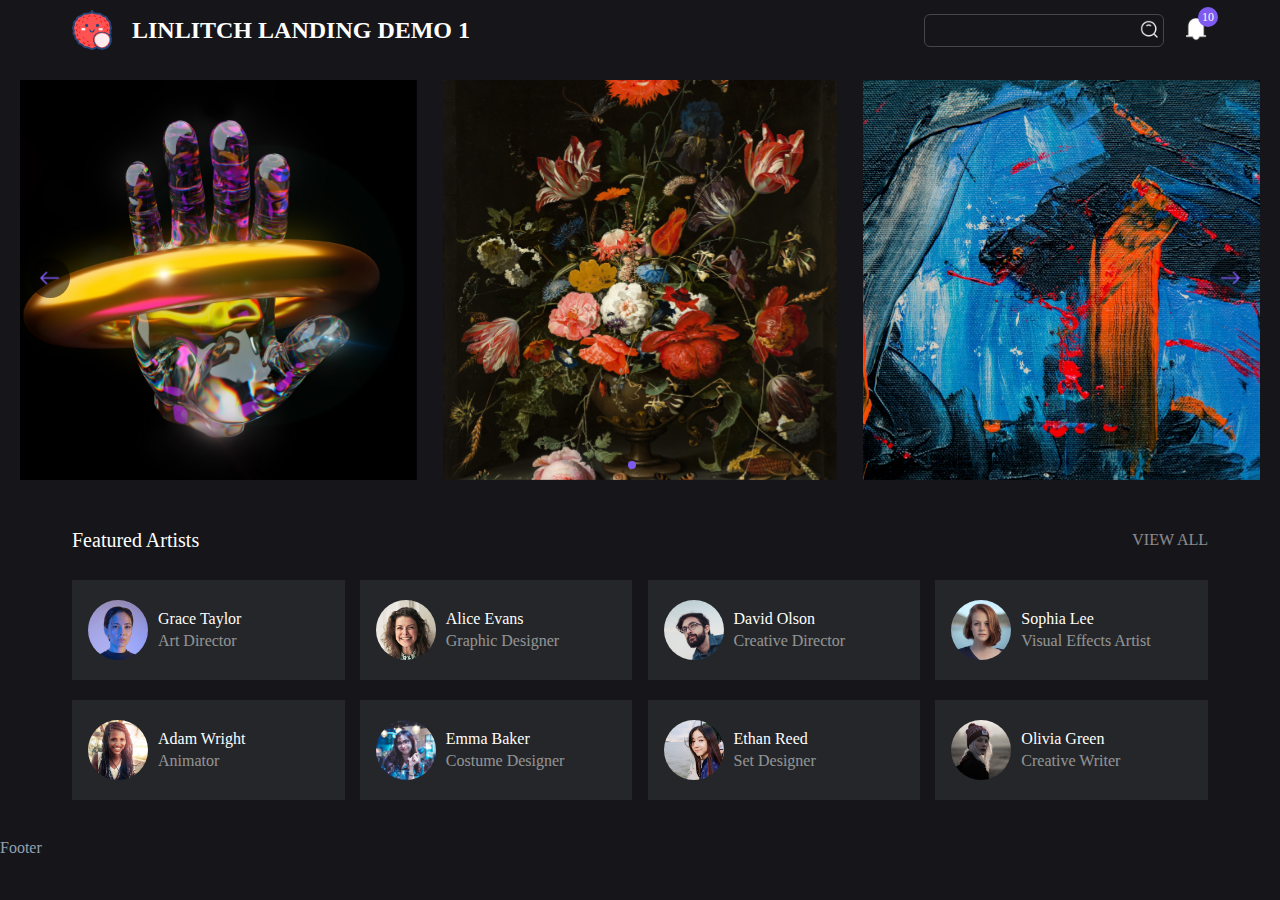
<file: landing_demo_1.html>
<!DOCTYPE html>
<html lang="en">

<head>
  <meta charset="UTF-8">
  <meta http-equiv="X-UA-Compatible" content="IE=edge">
  <meta name="viewport" content="width=device-width, initial-scale=1.0">
  <title>Landing Demo 1</title>
  <link rel="icon" href="./imgs/logo.png" />
  <link rel="stylesheet" href="./css/swiper-bundle.min.css">
  <link rel="stylesheet" href="./css/common.css">
  <link rel="stylesheet" href="./css/landing_demo_1.css">
</head>

<body>
  <div class="page-container">
    <header>
      <div class="header-content flex-between">
        <div class="flex items-center font-bold text-24">
          <img src="./imgs/logo.png" alt="" class="logo inline-block">
          <h1>LINLITCH LANDING DEMO 1</h1>
          <div class="nav"></div>
        </div>
        <div class="relative flex items-center">
          <input type="text" class="search__input">
          <img src="./imgs/icons/search.png" alt="" class="search__icon">
          <div class="relative">
            <img src="./imgs/icons/remind.png" alt="" class="remind__icon">
            <div class="badge flex-center">10</div>
          </div>
        </div>
      </div>
    </header>
    <main>
      <!-- Swiper -->
      <div class="swiper-contianer">
        <div class="swiper mySwiper">
          <div class="swiper-wrapper">
            <div class="swiper-slide">
              <img src="./imgs/banners/demo_img_1.jpg" alt="" class="swiper__img">
            </div>
            <div class="swiper-slide">
              <img src="./imgs/banners/demo_img_2.jpg" alt="" class="swiper__img">
            </div>
            <div class="swiper-slide">
              <img src="./imgs/banners/demo_img_3.jpg" alt="" class="swiper__img">
            </div>
            <div class="swiper-slide">
              <img src="./imgs/banners/demo_img_4.jpg" alt="" class="swiper__img">
            </div>
            <div class="swiper-slide">
              <img src="./imgs/banners/demo_img_5.jpg" alt="" class="swiper__img">
            </div>
            <div class="swiper-slide">
              <img src="./imgs/banners/demo_img_6.jpg" alt="" class="swiper__img">
            </div>
          </div>
          <div class="swiper-button-next"></div>
          <div class="swiper-button-prev"></div>
          <div class="swiper-pagination"></div>
        </div>
      </div>
      <!-- Featured Artists -->
      <div class="module-container">
        <div class="common-header flex-between">
          <h2 class="text-20">Featured Artists</h2>
          <div class="view-all__btn">VIEW ALL</div>
        </div>
        <div class="flex-between flex-wrap">
          <div class="artist__card flex items-center">
            <img src="./imgs/avatar/demo_avatar_1.jpg" alt="" class="avatar">
            <div>
              <div class="title">Grace Taylor</div>
              <div class="desc">Art Director</div>
            </div>
          </div>
          <div class="artist__card flex items-center">
            <img src="./imgs/avatar/demo_avatar_2.jpg" alt="" class="avatar">
            <div>
              <div class="title">Alice Evans</div>
              <div class="desc">Graphic Designer</div>
            </div>
          </div>
          <div class="artist__card flex items-center">
            <img src="./imgs/avatar/demo_avatar_3.jpg" alt="" class="avatar">
            <div>
              <div class="title">David Olson</div>
              <div class="desc">Creative Director</div>
            </div>
          </div>
          <div class="artist__card flex items-center">
            <img src="./imgs/avatar/demo_avatar_4.jpg" alt="" class="avatar">
            <div>
              <div class="title">Sophia Lee</div>
              <div class="desc">Visual Effects Artist</div>
            </div>
          </div>
          <div class="artist__card flex items-center">
            <img src="./imgs/avatar/demo_avatar_5.jpg" alt="" class="avatar">
            <div>
              <div class="title">Adam Wright</div>
              <div class="desc">Animator</div>
            </div>
          </div>
          <div class="artist__card flex items-center">
            <img src="./imgs/avatar/demo_avatar_6.jpg" alt="" class="avatar">
            <div>
              <div class="title">Emma Baker</div>
              <div class="desc">Costume Designer</div>
            </div>
          </div>
          <div class="artist__card flex items-center">
            <img src="./imgs/avatar/demo_avatar_7.jpg" alt="" class="avatar">
            <div>
              <div class="title">Ethan Reed</div>
              <div class="desc">Set Designer</div>
            </div>
          </div>
          <div class="artist__card flex items-center">
            <img src="./imgs/avatar/demo_avatar_8.jpg" alt="" class="avatar">
            <div>
              <div class="title">Olivia Green</div>
              <div class="desc">Creative Writer</div>
            </div>
          </div>
        </div>
      </div>
      <!-- Current Exhibition -->
      <!-- Upcoming Events -->
    </main>
  </div>
  <footer>
    <p>Footer</p>
  </footer>

  <script src="./js/jquery.min.js"></script>
  <script src="./js/swiper-bundle.min.js"></script>
  <script src="./js/landing_demo_1.js"></script>
</body>

</html>
</file>
<file: css/landing_demo_1.css>
/* https://www.happyhues.co/palettes/4 */
/* General */
body {
  font-size: 16px;
  background-color: #16161a;
  color: #fffffe;
}

h1,
h2,
h3 {
  color: #fffffe;
}

p {
  color: #94a1b2;
}

a {
  color: #7f5af0;
}

/* Cards */
.card {
  background-color: #242629;
  color: #fffffe;
  border-radius: 10px;
}

.card__heading {
  color: #fffffe;
}

.card__paragraph {
  color: #94a1b2;
}

.card__tag {
  background-color: #7f5af0;
  color: #fffffe;
}

.card--highlight {
  background-color: #fffffe;
}

/* Icons */
.icon {
  stroke: #010101;
}

/* Newsletter */
.newsletter {
  background-color: #fffffe;
  color: #16161a;
}

.newsletter__input {
  background-color: #16161a;
  color: #fffffe;
  border-color: #fffffe;
}

.newsletter__label,
.newsletter__placeholder {
  color: #fffffe;
}

.newsletter__button {
  background-color: #7f5af0;
  color: #fffffe;
}

/* Links */
a {
  color: #7f5af0;
}

.header-content,
.module-container {
  width: 1136px;
  margin: 0 auto;
}

.logo {
  height: 40px;
  margin: 10px 20px 10px 0;
}

.search__input {
  width: 240px;
  padding: 8px 26px 8px 10px;
  margin-right: 20px;
  background-color: #16161a;
  color: #fffffe;
  border: 1px solid #474747;
  border-radius: 6px;
  box-sizing: border-box;
}

.search__input:focus {
  outline: none;
}

.search__icon {
  position: absolute;
  top: 50%;
  left: 216px;
  height: 20px;
  transform: translateY(-50%);
}

.remind {
  width: 24px;
  height: 24px;
}

.remind__icon {
  width: 24px;
  height: 24px;
  cursor: pointer;
}

.badge {
  content: "10";
  position: absolute;
  right: 0;
  top: 0;
  width: 20px;
  height: 20px;
  font-size: 12px;
  transform: translate(50%, -50%);
  background-color: #7f5af0;
  color: #fffffe;
  border-radius: 50%;
}

/* Swiper */
.swiper-contianer {
  padding: 20px;
}

.swiper {
  width: 100%;
  height: 100%;
}

.swiper-slide {
  text-align: center;
  font-size: 18px;
  display: -webkit-box;
  display: -ms-flexbox;
  display: -webkit-flex;
  display: flex;
  -webkit-box-pack: center;
  -ms-flex-pack: center;
  -webkit-justify-content: center;
  justify-content: center;
  -webkit-box-align: center;
  -ms-flex-align: center;
  -webkit-align-items: center;
  align-items: center;
}

.swiper__img {
  height: 400px;
  width: 400px;
  object-fit: cover;
}

.swiper-button-next,
.swiper-button-prev {
  background-color: rgba(0, 0, 0, 0.5);
  color: #fff;
  border-radius: 50%;
  width: 40px;
  height: 40px;
}

.swiper-button-next::after,
.swiper-button-prev::after {
  content: "";
  width: 24px;
  height: 24px;
}

.swiper-button-next::after {
  background: url(../imgs/icons/arrow-right.png);
  background-size: 24px 24px;
}

.swiper-button-prev::after {
  background: url(../imgs/icons/arrow-left.png);
  background-size: 24px 24px;
}

.swiper-pagination-bullet-active {
  background-color: #7f5af0;
}

/* Module */
.common-header {
  margin-top: 30px;
  margin-bottom: 30px;
}

.view-all__btn {
  opacity: 0.5;
  cursor: pointer;
}

.view-all__btn:hover {
  opacity: 1;
}

.artist__card {
  width: 24%;
  padding: 20px 16px;
  margin-bottom: 20px;
  background-color: #242629;
  box-sizing: border-box;
  cursor: pointer;
}

.artist__card:hover {
  transform: scale(1.05);
  transition: all 0.2s;
}

.artist__card .avatar {
  width: 60px;
  height: 60px;
  margin-right: 10px;
  border-radius: 50%;
  object-fit: cover;
}

.artist__card .title {
  margin-bottom: 6px;
}

.artist__card .desc {
  opacity: 0.5;
}
</file>
<file: css/common.css>
@import url(./reset.css);
@import url(./config.css);

/* Set body height to fill viewport */
html,
body {
  height: 100%;
}

/* Define page container */
.page-container {
  min-height: 100%;
}

/* Header styling */
header {
  height: 60px;
}

/* Footer styling */
footer {
  height: 60px;
  position: absolute;
  bottom: 0;
  width: 100%;
}
</file>
